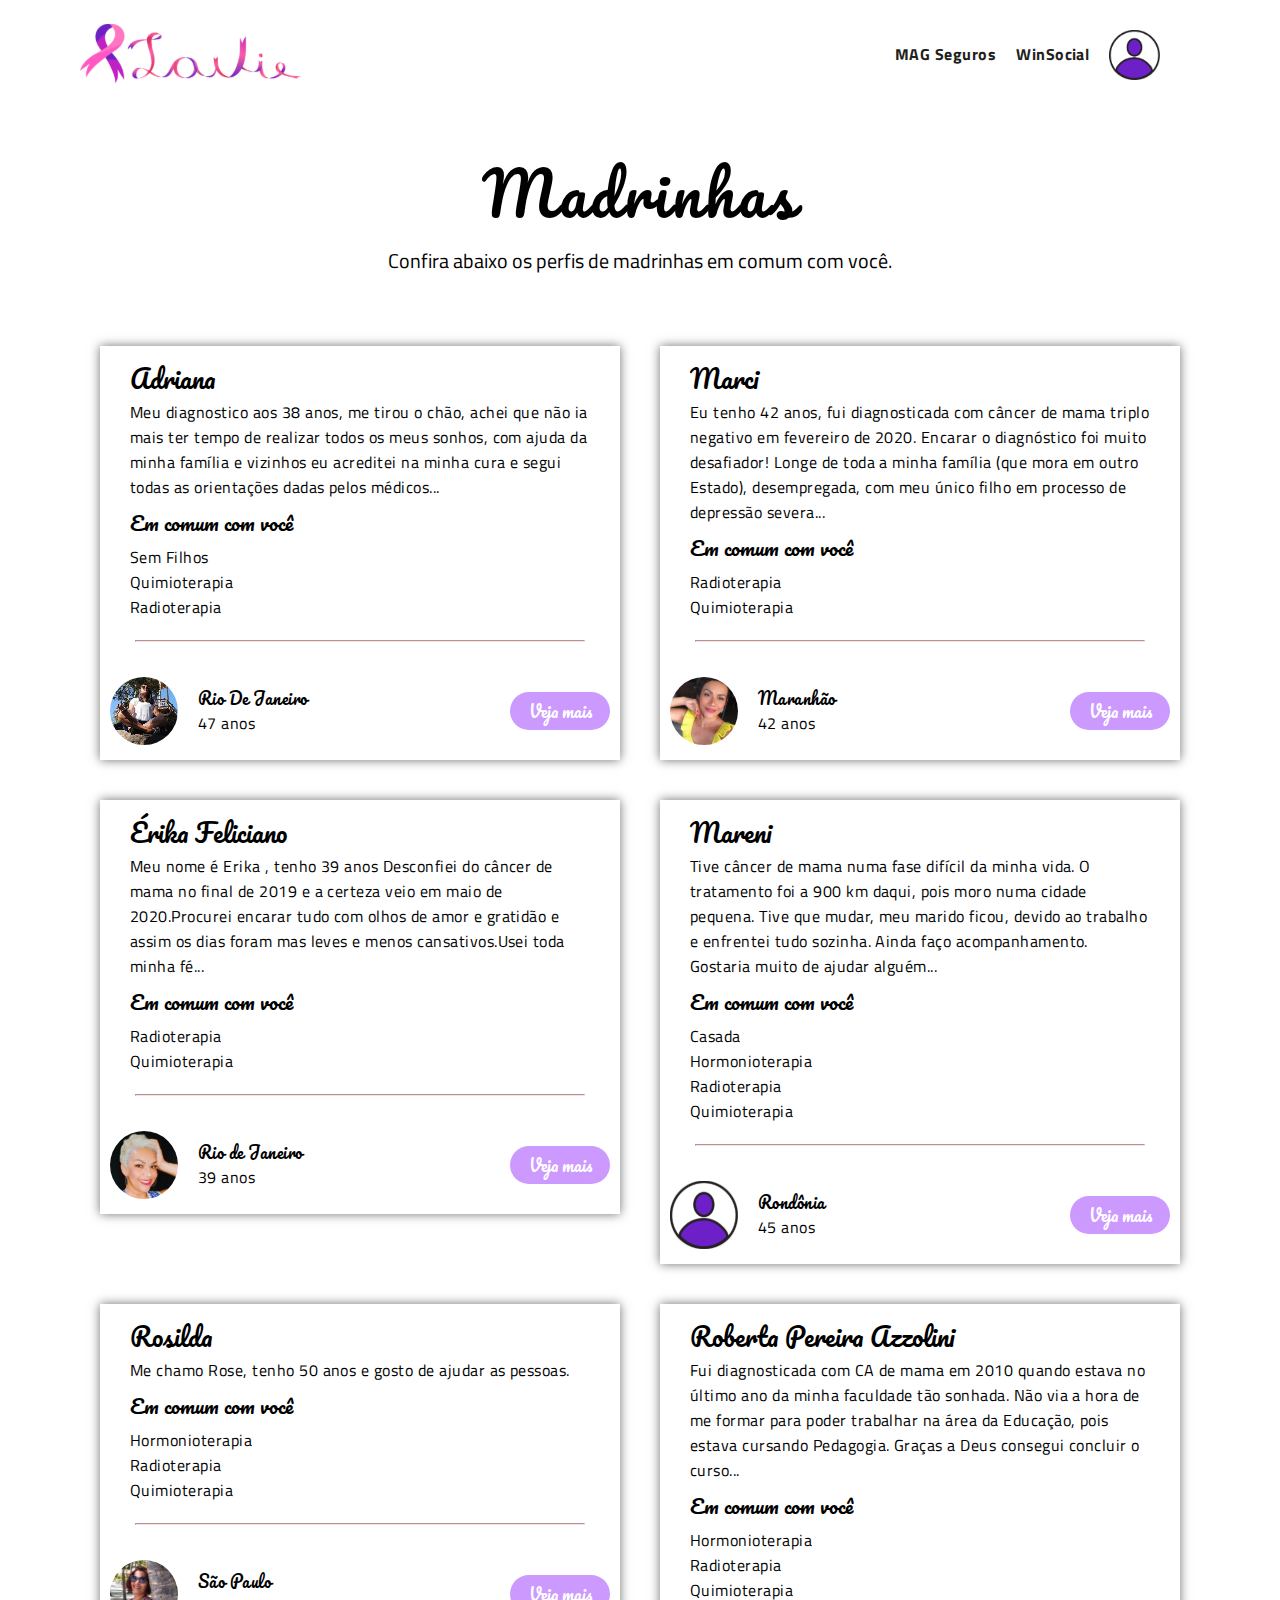
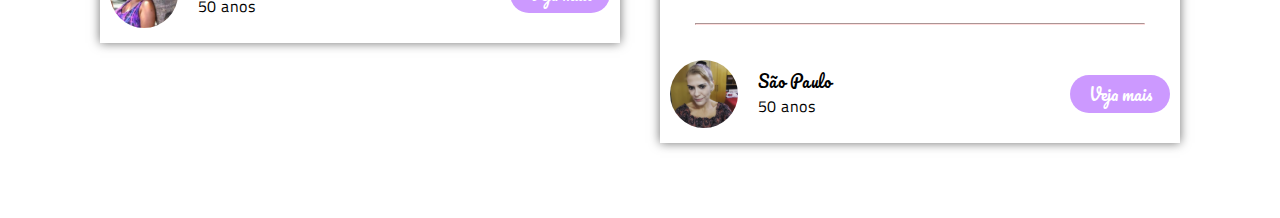
<file: index.html>
<!DOCTYPE html>
<html lang="pt-br">
<head>
    <meta charset="UTF-8">
    <meta http-equiv="X-UA-Compatible" content="IE=edge">
    <meta name="viewport" content="width=device-width, initial-scale=1.0">
    <title>LaVie</title>
    <link rel="shortcut icon" href="img/laço_1.svg" type="image/x-icon">
    <link rel="stylesheet" href="style.css">
    <link rel="preconnect" href="https://fonts.gstatic.com">
    <link href="https://fonts.googleapis.com/css2?family=Pacifico&display=swap" rel="stylesheet">
    <link href="https://fonts.googleapis.com/css2?family=Titillium+Web:wght@700&display=swap" rel="stylesheet">
    <link href="https://fonts.googleapis.com/css2?family=Titillium+Web:wght@700&display=swap" rel="stylesheet">
    <link href="https://fonts.googleapis.com/css2?family=Titillium+Web:wght@300&display=swap" rel="stylesheet"> 
</head>
<body>
    <header id="header">
        <div>
            <a href="index.html"><img src="img/logo.svg" alt="Logo LiVie"></a>
        </div>
        <div id="lista-header">
            <ul>
                <a href="https://mag.com.br/"><li>MAG Seguros</li></a>
                <a href="https://winsocial.com.br/para-voce/"><li>WinSocial</li></a>
               <a href=""><li><img src="img/Asset 11.svg" alt="Usuário"></li></a>
            </ul>
        </div>
    </header>
    <section id="intro">
        <h1>Madrinhas </h1>
        <p>Confira abaixo os perfis de madrinhas em comum com você.</p>
    </section>
    <section id="cards">
        <div class="texto-card">
            <h2>Adriana</h2>
            <p>Meu diagnostico aos 38 anos, me tirou o chão, achei que não ia mais ter tempo
                de realizar todos os meus sonhos, com ajuda da minha família e vizinhos eu
                acreditei na minha cura e segui todas as orientações dadas pelos médicos... </p>
            <h3>Em comum com você</h3>
            <ul>
                <li>Sem Filhos</li>
                <li>Quimioterapia</li>
                <li>Radioterapia</li>
            </ul>
            <hr>
            <div class="informacoes">
                <div class="info">
                    <img src="img/Adriana.svg" alt="Marinete">
                    <ul>
                        <li>Rio De Janeiro</li>
                        <li>47 anos</li>
                    </ul>
                </div>
                <a href="#">Veja mais</a>
            </div>
        </div>
        <div class="texto-card" >
            <h2>Marci</h2>
            <p>Eu tenho 42 anos, fui diagnosticada com câncer de mama triplo negativo em fevereiro de
                2020. Encarar o diagnóstico foi muito desafiador! Longe de toda a minha família
                (que mora em outro Estado), desempregada, com meu único filho em processo de depressão severa...</p>
            <h3>Em comum com você</h3>
            <ul>
                <li>Radioterapia</li>
                <li>Quimioterapia</li>
            </ul>
            <hr class="hrnosso">
            <div class="informacoes">
                <div class="info">
                    <img src="img/marci.svg" alt="Marinete">
                    <ul>
                        <li>Maranhão</li>
                        <li>42 anos</li>
                    </ul>
                </div>
                <a href="#">Veja mais</a>
            </div>
        </div>
        
        <div class="texto-card" >
            <h2>Érika Feliciano</h2>
            <p>Meu nome é Erika , tenho 39 anos Desconfiei do  câncer de mama no final de 2019
                e a certeza veio em maio de 2020.Procurei encarar tudo com olhos de amor e 
                gratidão e assim os dias foram mas leves e menos cansativos.Usei toda minha fé... 
            </p>
            <h3>Em comum com você</h3>
            <ul>
                <li>Radioterapia</li>
                <li>Quimioterapia</li>
            </ul>
            <hr>
            <div class="informacoes">
                <div class="info">
                    <img src="img/erika.svg" alt="Marinete">
                    <ul>
                        <li>Rio de Janeiro</li>
                        <li>39 anos</li>
                    </ul>
                </div>
                <a href="#">Veja mais</a>
            </div>
        </div>  
        <div class="texto-card" >
            <h2>Mareni</h2>
            <p>Tive câncer de mama numa fase difícil da minha vida. O tratamento foi a 900 km daqui,
                pois moro numa cidade pequena. Tive que mudar, meu marido ficou, devido ao trabalho e
                enfrentei tudo sozinha. Ainda faço acompanhamento. Gostaria muito de ajudar alguém...
            </p>
            <h3>Em comum com você</h3>
            <ul>
                <li>Casada</li>
                <li>Hormonioterapia</li>
                <li>Radioterapia</li>
                <li>Quimioterapia </li>
            </ul>
            <hr>
            <div class="informacoes">
                <div class="info">
                    <img src="img/anonimo.svg" alt="Marinete">
                    <ul>
                        <li>Rondônia </li>
                        <li>45 anos</li>
                    </ul>
                </div>
                <a href="#">Veja mais</a>
            </div>
        </div>  
        <div class="texto-card" >
            <h2>Rosilda</h2>
            <p>Me chamo Rose, tenho 50 anos e gosto de ajudar as pessoas. 
            </p>
            <h3>Em comum com você</h3>
            <ul>
                <li>Hormonioterapia</li>
                <li>Radioterapia</li>
                <li>Quimioterapia </li>
            </ul>
            <hr>
            <div class="informacoes">
                <div class="info">
                    <img src="img/rosilda.svg" alt="Marinete">
                    <ul>
                        <li>São Paulo</li>
                        <li>50 anos</li>
                    </ul>
                </div>
                <a href="#">Veja mais</a>
            </div>
        </div> 
        <div class="texto-card" >
            <h2>Roberta Pereira Azzolini</h2>
            <p>Fui diagnosticada com CA de mama em 2010 quando estava no último ano da  minha
                faculdade tão sonhada. Não via a hora de me formar para poder trabalhar na área
                da Educação, pois estava cursando Pedagogia. Graças a Deus consegui concluir o curso... 
            </p>
            <h3>Em comum com você</h3>
            <ul>
                <li>Hormonioterapia</li>
                <li>Radioterapia</li>
                <li>Quimioterapia </li>
            </ul>
            <hr>
            <div class="informacoes">
                <div class="info">
                    <img src="img/roberta.svg" alt="Marinete">
                    <ul>
                        <li>São Paulo</li>
                        <li>50 anos</li>
                    </ul>
                </div>
                <a href="#">Veja mais</a>
            </div>
        </div>  
        
    </section>
    <div class="modal-overlay">
        <div class="modal">
            <div class="exit">
                <img src="img/Icon.svg" alt="Sair" onclick="sairModal()">
             </div>
            <div class="info modal-ul">
                <img src="img/Adriana.svg" alt="Marinete">
                <ul>
                    <li>Adriana</li>
                    <li>47 anos</li>
                </ul>
             </div>
             
             <div class="modal-info">
                 <p>Meu diagnostico aos 38 anos, me tirou o chão, achei que não ia mais ter tempo de realizar todos os meus sonhos, com ajuda da minha família e vizinhos eu acreditei na minha cura e segui todas as orientações dadas pelos médicos. Venci e fui curada, foi difícil mais eu superei e hoje posso te dizer que você também vai vencer e descobrir um mundo muito mais leve e dar continuidade em seus sonhos. </p>
                 <h3>Em comum com você</h3>
                 <ul>
                    <li>Sem Filhos</li>
                    <li>Quimioterapia</li>
                    <li>Radioterapia</li>
                 </ul>
             </div>
             <div class="btn">
                <a href="Marinete.html">Criar Laços </a>
                <img src="img/laço_1.svg" alt="Imagem laço">
             </div>
        </div>
    </div>
    <div class="modal-overlay">
        <div class="modal">
            <div class="exit">
                <img src="img/Icon.svg" alt="Sair" onclick="sairModal()">
             </div>
            <div class="info modal-ul">
                <img src="img/marci.svg" alt="Marinete">
                <ul>
                    <li>Marci</li>
                    <li>42 anos</li>
                </ul>
             </div>
             
             <div class="modal-info">
                 <p>Eu tenho 42 anos, fui diagnosticada com câncer de mama triplo negativo em fevereiro de 2020. Encarar o diagnóstico foi muito desafiador! Longe de toda a minha família (que mora em outro Estado), desempregada, com meu único filho em processo de depressão severa, abandonada pelo meu companheiro tão logo meus cabelos caíram...tinha tudo para dar errado, se não fosse por um detalhe, Deus já havia preparado a minha vitória! E aquilo que parecia ter vindo para o meu fim, foi um lindo recomeço!! Passei pela metamorfose!!! Virei uma linda borboleta azul, e no meu jardim, todo dia pousa uma borboleta com asas quebradas, e assim como Deus cuidou de mim, eu acolho e ensino umas a  cuidarem  das outras, numa forma constante de exercitarmos a gratidão!!!
                </p>
                 <h3>Em comum com você</h3>
                 <ul>
                    <li>Radioterapia</li>
                    <li>Quimioterapia</li>
                 </ul>
             </div>
             <div class="btn">
                <a href="sofia.html">Criar Laços </a>
                <img src="img/laço_1.svg" alt="Imagem laço">
             </div>
        </div>
    </div>
    
    <div class="modal-overlay">
        <div class="modal">
            <div class="exit">
                <img src="img/Icon.svg" alt="Sair" onclick="sairModal()">
             </div>
            <div class="info modal-ul">
                <img src="img/erika.svg" alt="Marinete">
                <ul>
                    <li>Érika Feliciano</li>
                    <li>39 anos</li>
                </ul>
             </div>
             
             <div class="modal-info">
                 <p>Meu nome é Erika , tenho 39 anos Desconfiei do câncer de mama no final de 2019 e a certeza veio em maio de 2020. Procurei encarar tudo com olhos de amor e gratidão e assim os dias foram mas leves e menos cansativos . Usei toda minha fé em Deus e segui adiante ,certa que seria vencedora . Hoje faço hormonioterapia e ainda sinto alguns efeitos do tratamento mas nada que eu não consiga transformar em gratidão por estar viva . O câncer não foi meu amigo , mas foi um grande professor.
                </p>
                 <h3>Em comum com você</h3>
                 <ul>
                    <li>Radioterapia</li>
                    <li>Quimioterapia</li>
                 </ul>
             </div>
             <div class="btn">
                <a href="erika.html">Criar Laços </a>
                <img src="img/laço_1.svg" alt="Imagem laço">
             </div>
        </div>
    </div>
    <div class="modal-overlay">
        <div class="modal">
            <div class="exit">
                <img src="img/Icon.svg" alt="Sair" onclick="sairModal()">
             </div>
            <div class="info modal-ul">
                <img src="img/anonimo.svg" alt="Marinete">
                <ul>
                    <li>Mareni</li>
                    <li>45 anos</li>
                </ul>
             </div>
             
             <div class="modal-info">
                 <p>Tive câncer de mama numa fase difícil da minha vida. O tratamento foi a 900 km daqui, pois moro numa cidade pequena. Tive que mudar, meu marido ficou, devido ao trabalho e enfrentei tudo sozinha. Ainda faço acompanhamento. Gostaria muito de ajudar alguém, se possível for.
                </p>
                 <h3>Em comum com você</h3>
                 <ul>
                    <li>Casada</li>
                    <li>Hormonioterapia</li>
                    <li>Radioterapia</li>
                    <li>Quimioterapia </li>
                 </ul>
             </div>
             <div class="btn">
                <a href="mareni.html">Criar Laços </a>
                <img src="img/laço_1.svg" alt="Imagem laço">
             </div>
        </div>
    </div>
    <div class="modal-overlay">
        <div class="modal">
            <div class="exit">
                <img src="img/Icon.svg" alt="Sair" onclick="sairModal()">
             </div>
            <div class="info modal-ul">
                <img src="img/rosilda.svg" alt="Marinete">
                <ul>
                    <li>Rosilda</li>
                    <li>50 anos</li>
                </ul>
             </div>
             
             <div class="modal-info">
                 <p>Me chamo Rose, tenho 50 anos e gosto de ajudar as pessoas. 
                </p>
                 <h3>Em comum com você</h3>
                 <ul>
                    <li>Hormonioterapia</li>
                    <li>Radioterapia</li>
                    <li>Quimioterapia </li>
                 </ul>
             </div>
             <div class="btn">
                <a href="rosilda.html">Criar Laços </a>
                <img src="img/laço_1.svg" alt="Imagem laço">
             </div>
        </div>
    </div>
    <div class="modal-overlay">
        <div class="modal">
            <div class="exit">
                <img src="img/Icon.svg" alt="Sair" onclick="sairModal()">
             </div>
            <div class="info modal-ul">
                <img src="img/roberta.svg" alt="Marinete">
                <ul>
                    <li>Roberta Pereira Azzolini</li>
                    <li>50 anos</li>
                </ul>
             </div>
             
             <div class="modal-info">
                 <p>Fui diagnosticada com CA de mama em 2010 quando estava no último ano da minha faculdade tão sonhada. Não via a hora de me formar para poder trabalhar na área da Educação, pois estava cursando Pedagogia. Graças a Deus consegui concluir o curso, foi uma batalha em meio a cirurgia, quimioterapia. Eu passava muito mal com os efeitos da quimioterapia. Porém, venci. Enfim, a história é longa, mais eu venci graças a Deus! 🙏 
                </p>
                 <h3>Em comum com você</h3>
                 <ul>
                    <li>Hormonioterapia</li>
                    <li>Radioterapia</li>
                    <li>Quimioterapia </li>
                 </ul>
             </div>
             <div class="btn">
                <a href="roberta.html">Criar Laços </a>
                <img src="img/laço_1.svg" alt="Imagem laço">
             </div>
        </div>
    </div>
    <script src="script.js"></script>
    <br><br><br><br><br>
</body>

</html>
</file>
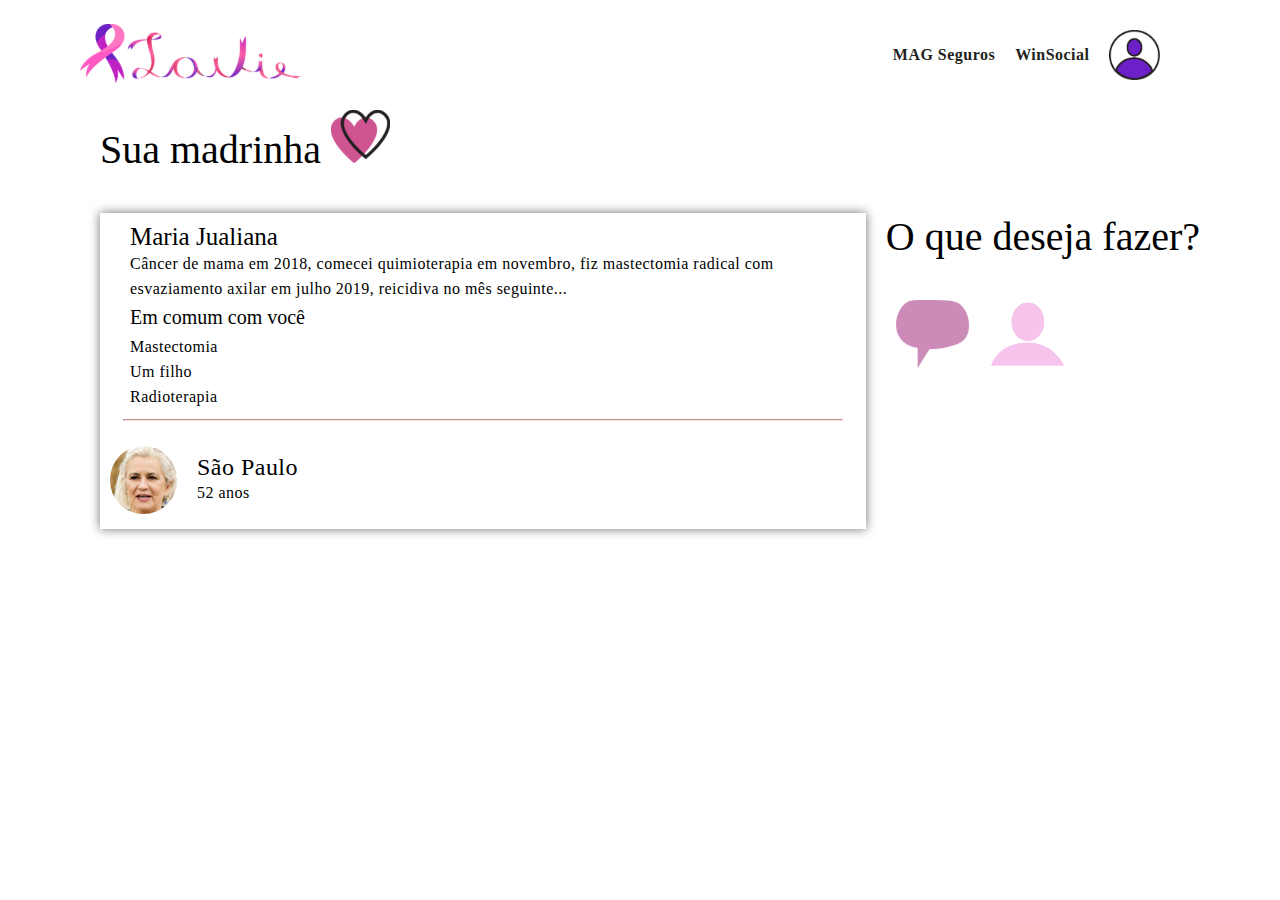
<file: dolores.html>
<!DOCTYPE html>
<html lang="pt-br">
<head>
    <meta charset="UTF-8">
    <meta http-equiv="X-UA-Compatible" content="IE=edge">
    <meta name="viewport" content="width=device-width, initial-scale=1.0">
    <title>Marinete</title>
    <link rel="stylesheet" href="style.css">
    <link rel="stylesheet" href="marinete.css">
</head>
<body>
    <header id="header">
        <div>
            <a href="index.html"><img src="img/logo.svg" alt="Logo LiVie"></a>
        </div>
        <div id="lista-header">
            <ul>
                <a href=""><li>MAG Seguros</li></a>
                <a href=""><li>WinSocial</li></a>
               <a href=""><li><img src="img/Asset 11.svg" alt="Usuário"></li></a>
            </ul>
        </div>
    </header>
    <h1 class="madrinha">Sua madrinha <img src="img/Asset 1.svg" alt=""></h1>
    <section id="container">
        <div class="texto-card" >
            <h2>Maria Jualiana</h2>
            <p>Câncer de mama em 2018, comecei quimioterapia em novembro, fiz mastectomia radical com esvaziamento axilar em julho 2019, reicidiva no mês seguinte...</p>
            <h3>Em comum com você</h3>
            <ul>
                <li>Mastectomia</li>
                <li>Um filho </li>
                <li>Radioterapia</li>
            </ul>
            <hr>
            <div class="informacoes">
                <div class="info">
                    <img src="img/Image1.svg" alt="Marinete">
                    <ul>
                        <li>São Paulo</li>
                        <li>52 anos</li>
                    </ul>
                </div>
            </div>
        </div>  
    
        <div id="imagens">
            <h1 class="madrinha">O que deseja fazer?</h1>
            <img src="img/Asset 2.svg" alt="Chat">
            <img src="img/Asset 3.svg" alt="Madrinha">
        </div>
    </section>
    <script src="script.js"></script>
    <br>
</html>
</file>
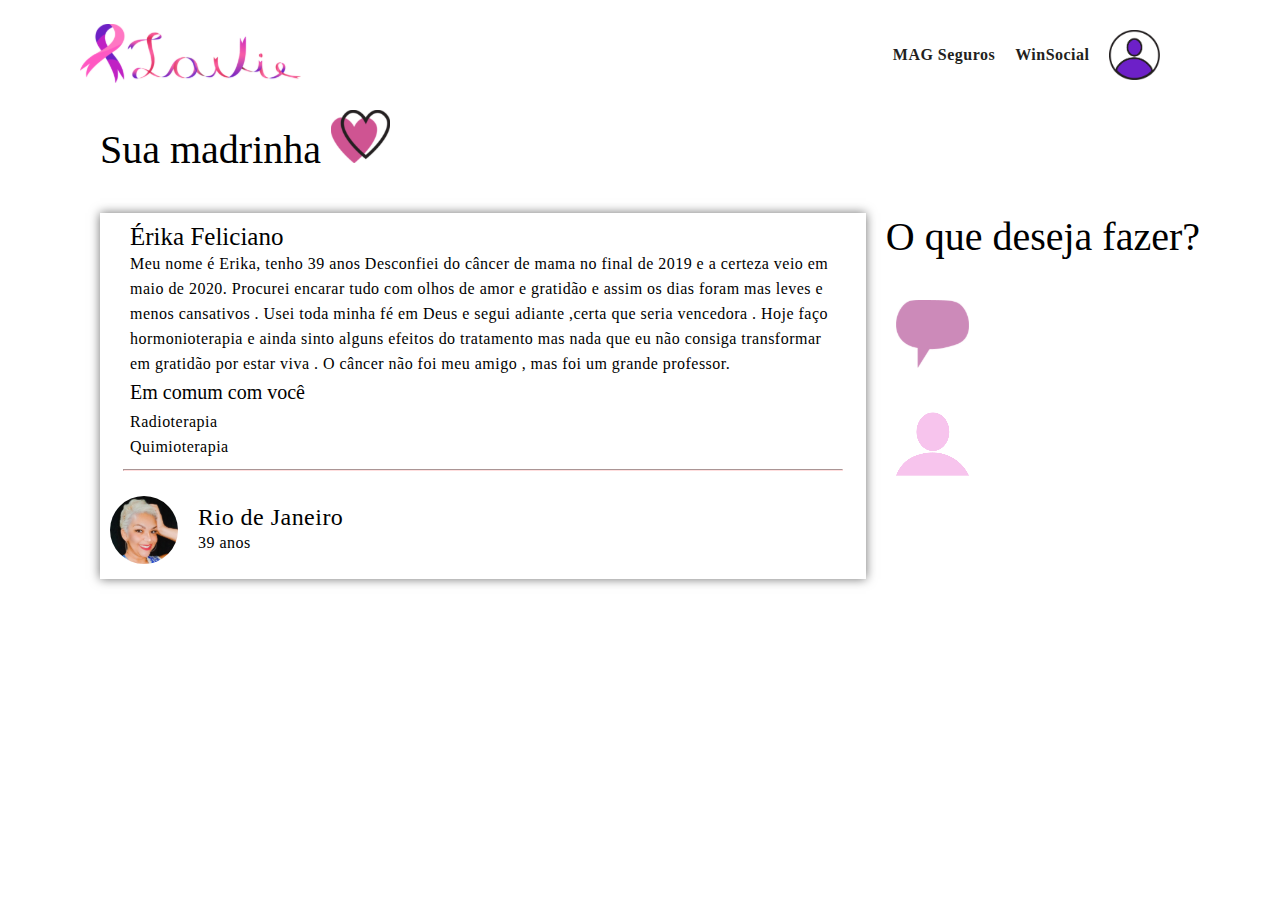
<file: erika.html>
<!DOCTYPE html>
<html lang="pt-br">
<head>
    <meta charset="UTF-8">
    <meta http-equiv="X-UA-Compatible" content="IE=edge">
    <meta name="viewport" content="width=device-width, initial-scale=1.0">
    <title>Madrinha</title>
    <link rel="shortcut icon" href="img/laço_1.svg" type="image/x-icon">
    <link rel="stylesheet" href="style.css">
    <link rel="stylesheet" href="marinete.css">
</head>
<body>
    <header id="header">
        <div>
            <a href="index.html"><img src="img/logo.svg" alt="Logo LiVie"></a>
        </div>
        <div id="lista-header">
            <ul>
                <a href=""><li>MAG Seguros</li></a>
                <a href=""><li>WinSocial</li></a>
               <a href=""><li><img src="img/Asset 11.svg" alt="Usuário"></li></a>
            </ul>
        </div>
    </header>
    <h1 class="madrinha">Sua madrinha <img src="img/Asset 1.svg" alt=""></h1>
    <section id="container">
        <div class="texto-card" >
            <h2>Érika Feliciano</h2>
            <p>Meu nome é Erika, tenho 39 anos Desconfiei do câncer de mama no final de 2019 e a certeza veio em maio de 2020. Procurei encarar tudo com olhos de amor e gratidão e assim os dias foram mas leves e menos cansativos . Usei toda minha fé em Deus e segui adiante ,certa que seria vencedora . Hoje faço hormonioterapia e ainda sinto alguns efeitos do tratamento mas nada que eu não consiga transformar em gratidão por estar viva . O câncer não foi meu amigo , mas foi um grande professor.</p>
            <h3>Em comum com você</h3>
            <ul>
                <li>Radioterapia</li>
                <li>Quimioterapia</li>
            </ul>
            <hr>
            <div class="informacoes">
                <div class="info">
                    <img src="img/erika.svg" alt="Marinete">
                    <ul>
                        <li>Rio de Janeiro</li>
                        <li>39 anos</li>
                    </ul>
                </div>
            </div>
        </div>
    
        <div id="imagens">
            <h1>O que deseja fazer?</h1>
            <img src="img/Asset 2.svg" id="img01" alt="Chat" onmousemove="entrouMouse()" onmouseout="saiuMouse()">
            <p id="p01"></p>
            <img src="img/Asset 3.svg" id="img02" alt="Madrinha" onmousemove="entrouMouse01()" onmouseout="saiuMouse01()">
            <p id="p02"></p>
        </div>
    </section>
    <script src="script.js"></script>
    <br>
</html>
</file>
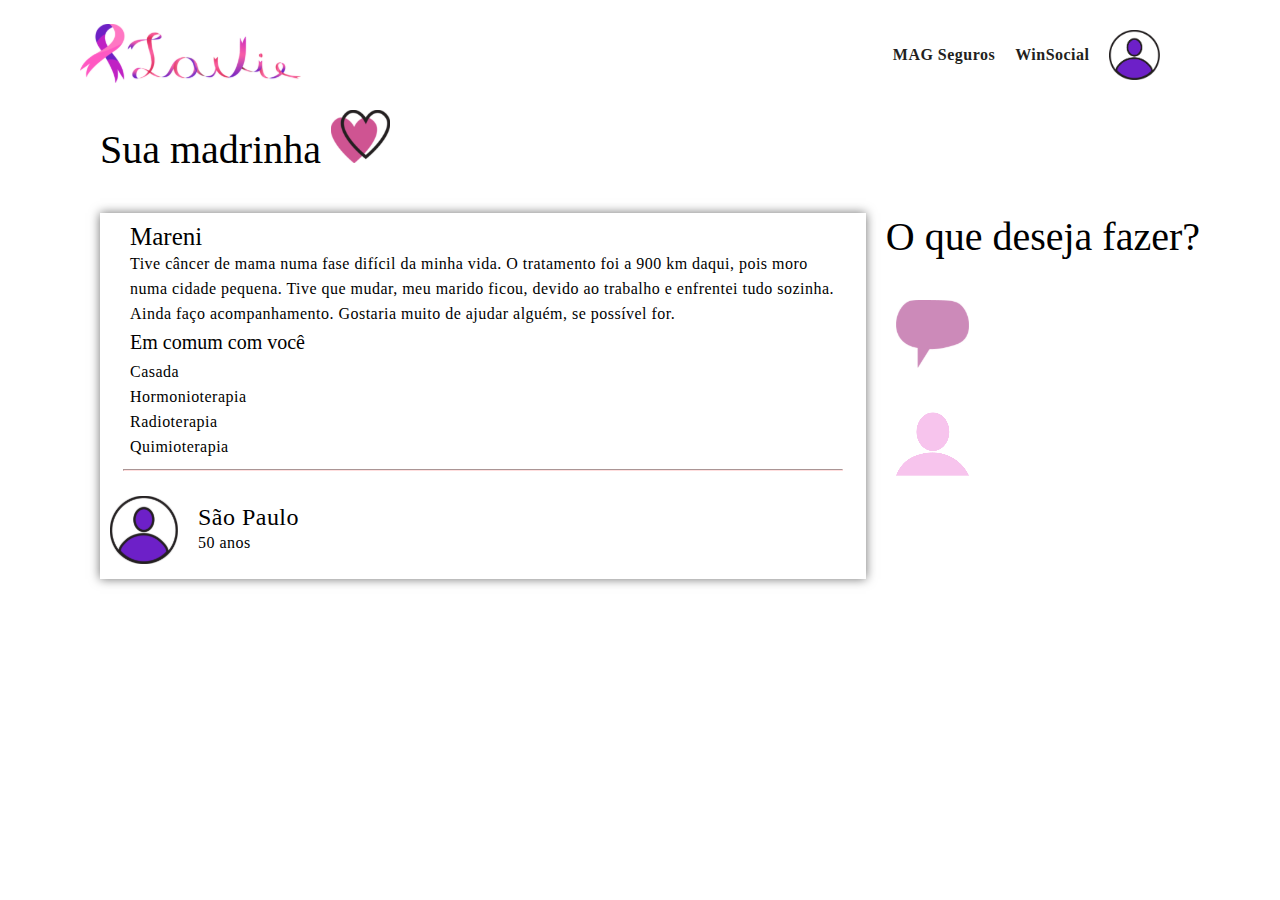
<file: mareni.html>
<!DOCTYPE html>
<html lang="pt-br">
<head>
    <meta charset="UTF-8">
    <meta http-equiv="X-UA-Compatible" content="IE=edge">
    <meta name="viewport" content="width=device-width, initial-scale=1.0">
    <title>Madrinha</title>
    <link rel="shortcut icon" href="img/laço_1.svg" type="image/x-icon">
    <link rel="stylesheet" href="style.css">
    <link rel="stylesheet" href="marinete.css">
</head>
<body>
    <header id="header">
        <div>
            <a href="index.html"><img src="img/logo.svg" alt="Logo LiVie"></a>
        </div>
        <div id="lista-header">
            <ul>
                <a href=""><li>MAG Seguros</li></a>
                <a href=""><li>WinSocial</li></a>
               <a href=""><li><img src="img/Asset 11.svg" alt="Usuário"></li></a>
            </ul>
        </div>
    </header>
    <h1 class="madrinha">Sua madrinha <img src="img/Asset 1.svg" alt=""></h1>
    <section id="container">
        <div class="texto-card" >
            <h2>Mareni</h2>
            <p>Tive câncer de mama numa fase difícil da minha vida. O tratamento foi a 900 km daqui, pois moro numa cidade pequena. Tive que mudar, meu marido ficou, devido ao trabalho e enfrentei tudo sozinha. Ainda faço acompanhamento. Gostaria muito de ajudar alguém, se possível for.</p>
            <h3>Em comum com você</h3>
            <ul>
                <li>Casada</li>
                <li>Hormonioterapia</li>
                <li>Radioterapia</li>
                <li>Quimioterapia </li>
            </ul>
            <hr>
            <div class="informacoes">
                <div class="info">
                    <img src="img/anonimo.svg" alt="Marinete">
                    <ul>
                        <li>São Paulo</li>
                        <li>50 anos</li>
                    </ul>
                </div>
            </div>
        </div>
    
        <div id="imagens">
            <h1>O que deseja fazer?</h1>
            <img src="img/Asset 2.svg" id="img01" alt="Chat" onmousemove="entrouMouse()" onmouseout="saiuMouse()">
            <p id="p01"></p>
            <img src="img/Asset 3.svg" id="img02" alt="Madrinha" onmousemove="entrouMouse01()" onmouseout="saiuMouse01()">
            <p id="p02"></p>
        </div>
    </section>
    <script src="script.js"></script>
    <br>
</html>
</file>
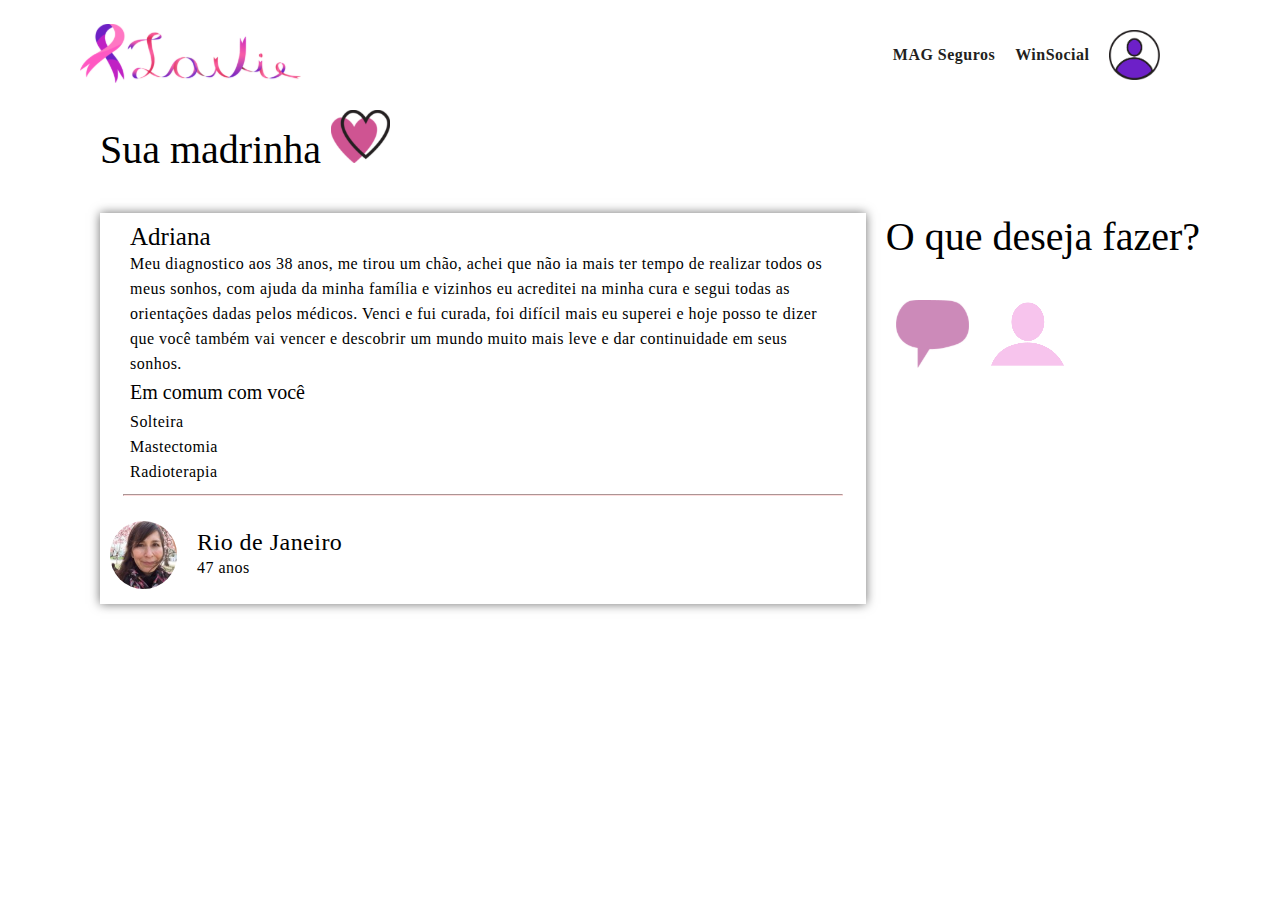
<file: Marinete.html>
<!DOCTYPE html>
<html lang="pt-br">
<head>
    <meta charset="UTF-8">
    <meta http-equiv="X-UA-Compatible" content="IE=edge">
    <meta name="viewport" content="width=device-width, initial-scale=1.0">
    <title>Marinete</title>
    <link rel="stylesheet" href="style.css">
    <link rel="stylesheet" href="marinete.css">
</head>
<body>
    <header id="header">
        <div>
            <a href="index.html"><img src="img/logo.svg" alt="Logo LiVie"></a>
        </div>
        <div id="lista-header">
            <ul>
                <a href=""><li>MAG Seguros</li></a>
                <a href=""><li>WinSocial</li></a>
               <a href=""><li><img src="img/Asset 11.svg" alt="Usuário"></li></a>
            </ul>
        </div>
    </header>
    <h1 class="madrinha">Sua madrinha <img src="img/Asset 1.svg" alt=""></h1>
    <section id="container">
        <div class="texto-card" >
            <h2>Adriana</h2>
            <p>Meu diagnostico aos 38 anos, me tirou um chão, achei que não ia mais ter tempo de realizar todos os meus sonhos, com ajuda da minha família e vizinhos eu acreditei na minha cura e segui todas as orientações dadas pelos médicos. Venci e fui curada, foi difícil mais eu superei e hoje posso te dizer que você também vai vencer e descobrir um mundo muito mais leve e dar continuidade em seus sonhos.</p>
            <h3>Em comum com você</h3>
            <ul>
                <li>Solteira</li>
                <li>Mastectomia</li>
                <li>Radioterapia</li>
            </ul>
            <hr>
            <div class="informacoes">
                <div class="info">
                    <img src="img/Image.svg" alt="Marinete">
                    <ul>
                        <li>Rio de Janeiro</li>
                        <li>47 anos</li>
                    </ul>
                </div>
            </div>
        </div>
    
        <div id="imagens">
            <h1 class="madrinha">O que deseja fazer?</h1>
            <img src="img/Asset 2.svg" alt="Chat">
            <img src="img/Asset 3.svg" alt="Madrinha">
        </div>
    </section>
    <script src="script.js"></script>
    <br>
</html>
</file>
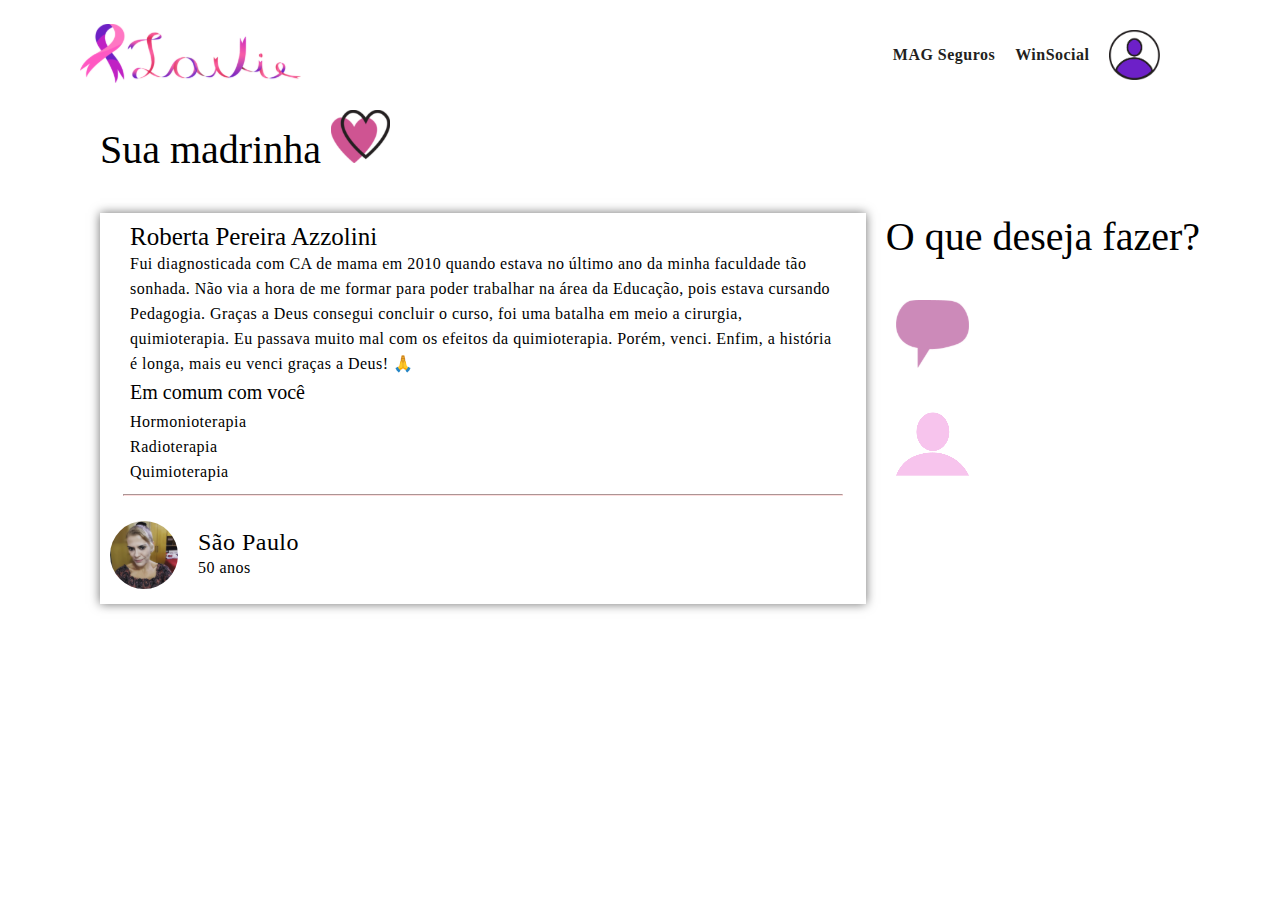
<file: roberta.html>
<!DOCTYPE html>
<html lang="pt-br">
<head>
    <meta charset="UTF-8">
    <meta http-equiv="X-UA-Compatible" content="IE=edge">
    <meta name="viewport" content="width=device-width, initial-scale=1.0">
    <title>Madrinha</title>
    <link rel="shortcut icon" href="img/laço_1.svg" type="image/x-icon">
    <link rel="stylesheet" href="style.css">
    <link rel="stylesheet" href="marinete.css">
</head>
<body>
    <header id="header">
        <div>
            <a href="index.html"><img src="img/logo.svg" alt="Logo LiVie"></a>
        </div>
        <div id="lista-header">
            <ul>
                <a href=""><li>MAG Seguros</li></a>
                <a href=""><li>WinSocial</li></a>
               <a href=""><li><img src="img/Asset 11.svg" alt="Usuário"></li></a>
            </ul>
        </div>
    </header>
    <h1 class="madrinha">Sua madrinha <img src="img/Asset 1.svg" alt=""></h1>
    <section id="container">
        <div class="texto-card" >
            <h2>Roberta Pereira Azzolini</h2>
            <p>Fui diagnosticada com CA de mama em 2010 quando estava no último ano da  minha faculdade tão sonhada. Não via a hora de me formar para poder trabalhar na área da Educação, pois estava cursando Pedagogia. Graças a Deus consegui concluir o curso, foi uma batalha em meio a cirurgia, quimioterapia. Eu passava muito mal com os efeitos da quimioterapia. Porém, venci. Enfim, a história é longa, mais eu venci graças a Deus! 🙏 </p>
            <h3>Em comum com você</h3>
            <ul>
                <li>Hormonioterapia</li>
                <li>Radioterapia</li>
                <li>Quimioterapia </li>
            </ul>
            <hr>
            <div class="informacoes">
                <div class="info">
                    <img src="img/roberta.svg" alt="Marinete">
                    <ul>
                        <li>São Paulo</li>
                        <li>50 anos</li>
                    </ul>
                </div>
            </div>
        </div>
    
        <div id="imagens">
            <h1>O que deseja fazer?</h1>
            <img src="img/Asset 2.svg" id="img01" alt="Chat" onmousemove="entrouMouse()" onmouseout="saiuMouse()">
            <p id="p01"></p>
            <img src="img/Asset 3.svg" id="img02" alt="Madrinha" onmousemove="entrouMouse01()" onmouseout="saiuMouse01()">
            <p id="p02"></p>
        </div>
    </section>
    <script src="script.js"></script>
    <br>
</html>
</file>
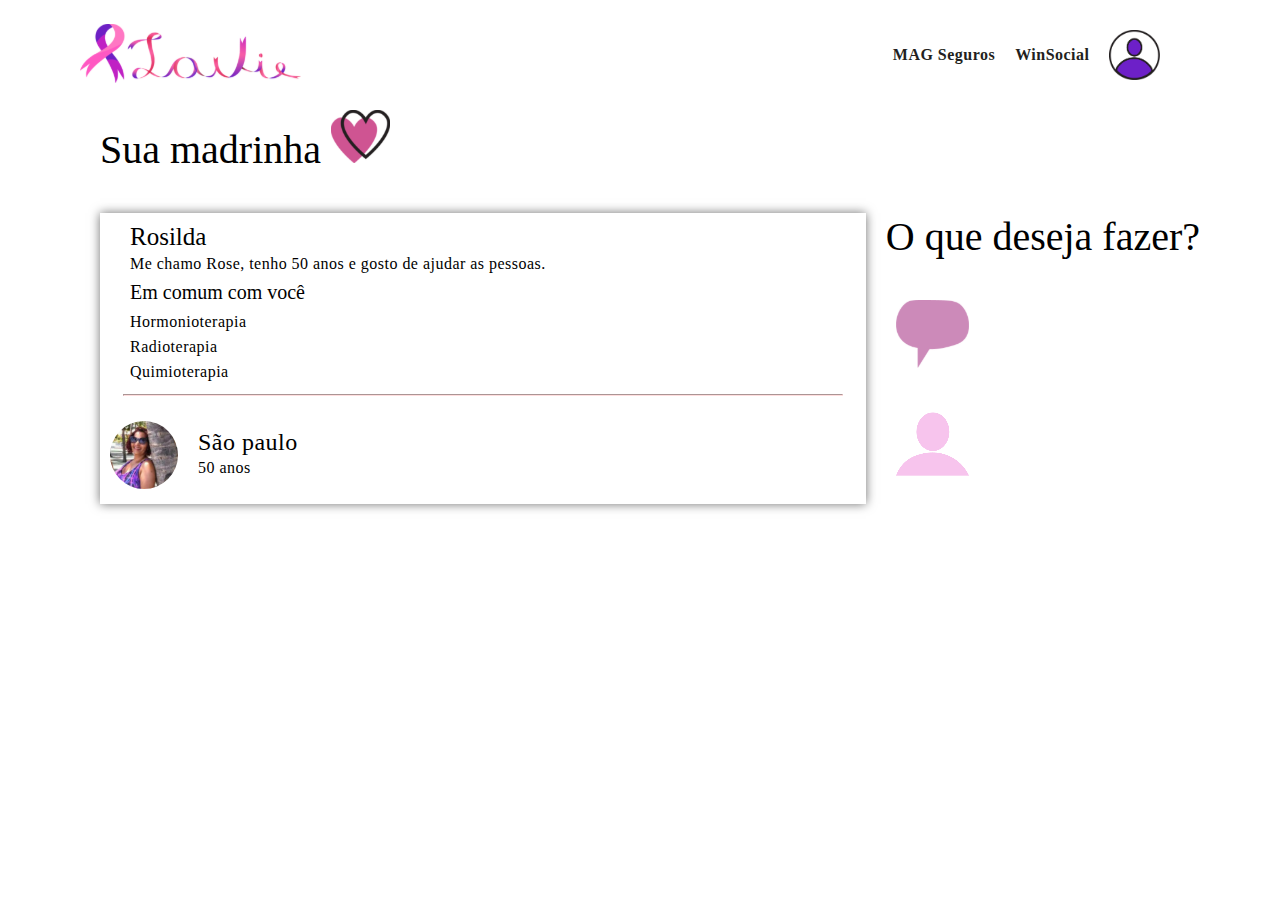
<file: rosilda.html>
<!DOCTYPE html>
<html lang="pt-br">
<head>
    <meta charset="UTF-8">
    <meta http-equiv="X-UA-Compatible" content="IE=edge">
    <meta name="viewport" content="width=device-width, initial-scale=1.0">
    <title>Madrinha</title>
    <link rel="shortcut icon" href="img/laço_1.svg" type="image/x-icon">
    <link rel="stylesheet" href="style.css">
    <link rel="stylesheet" href="marinete.css">
</head>
<body>
    <header id="header">
        <div>
            <a href="index.html"><img src="img/logo.svg" alt="Logo LiVie"></a>
        </div>
        <div id="lista-header">
            <ul>
                <a href=""><li>MAG Seguros</li></a>
                <a href=""><li>WinSocial</li></a>
               <a href=""><li><img src="img/Asset 11.svg" alt="Usuário"></li></a>
            </ul>
        </div>
    </header>
    <h1 class="madrinha">Sua madrinha <img src="img/Asset 1.svg" alt=""></h1>
    <section id="container">
        <div class="texto-card" >
            <h2>Rosilda</h2>
            <p>Me chamo Rose, tenho 50 anos e gosto de ajudar as pessoas.</p>
            <h3>Em comum com você</h3>
            <ul>
                <li>Hormonioterapia</li>
                <li>Radioterapia</li>
                <li>Quimioterapia </li>
            </ul>
            <hr>
            <div class="informacoes">
                <div class="info">
                    <img src="img/rosilda.svg" alt="Marinete">
                    <ul>
                        <li>São paulo</li>
                        <li>50 anos</li>
                    </ul>
                </div>
            </div>
        </div>
    
        <div id="imagens">
            <h1>O que deseja fazer?</h1>
            <img src="img/Asset 2.svg" id="img01" alt="Chat" onmousemove="entrouMouse()" onmouseout="saiuMouse()">
            <p id="p01"></p>
            <img src="img/Asset 3.svg" id="img02" alt="Madrinha" onmousemove="entrouMouse01()" onmouseout="saiuMouse01()">
            <p id="p02"></p>
        </div>
    </section>
    <script src="script.js"></script>
    <br>
</html>
</file>
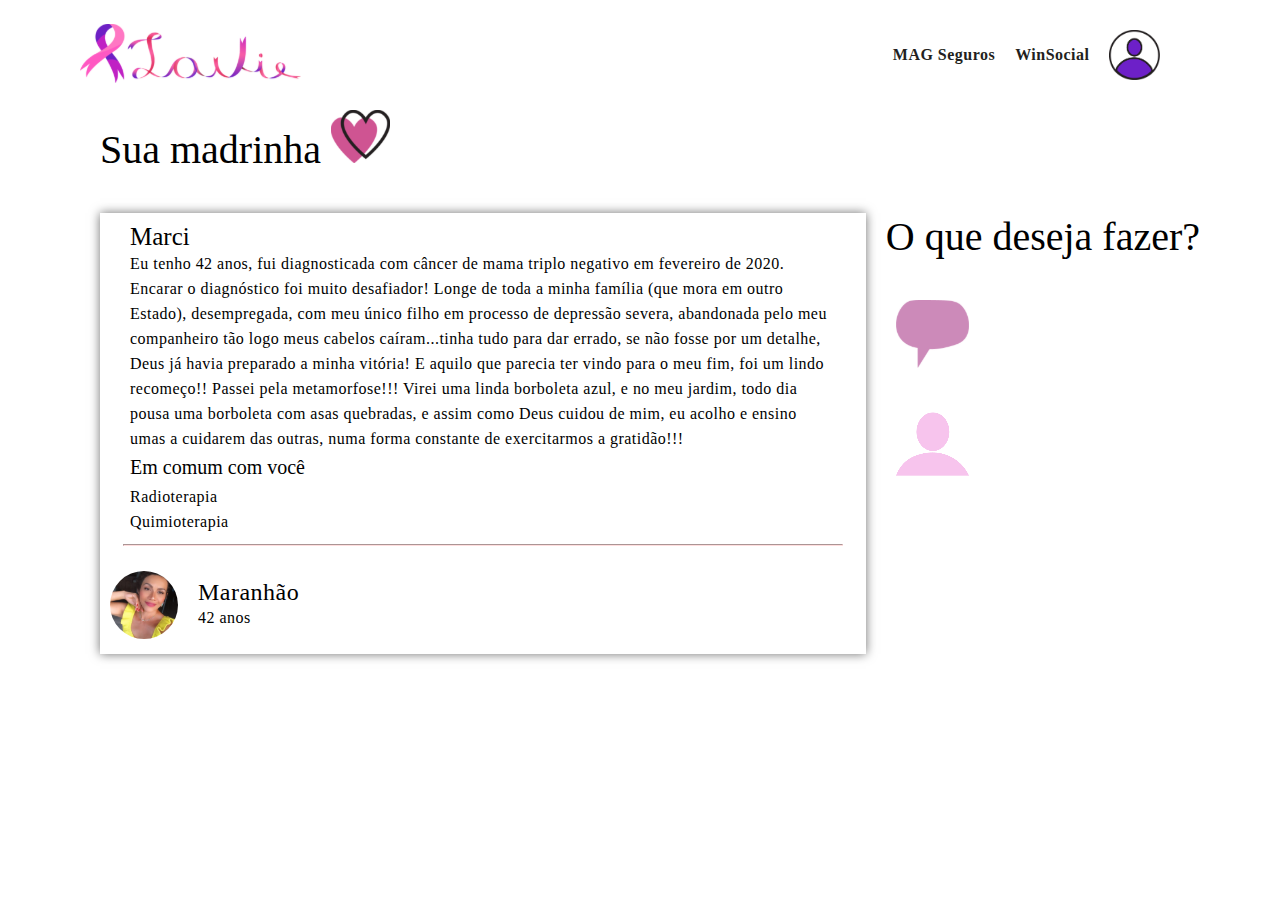
<file: sofia.html>
<!DOCTYPE html>
<html lang="pt-br">
<head>
    <meta charset="UTF-8">
    <meta http-equiv="X-UA-Compatible" content="IE=edge">
    <meta name="viewport" content="width=device-width, initial-scale=1.0">
    <title>Madrinha</title>
    <link rel="shortcut icon" href="img/laço_1.svg" type="image/x-icon">
    <link rel="stylesheet" href="style.css">
    <link rel="stylesheet" href="marinete.css">
</head>
<body>
    <header id="header">
        <div>
            <a href="index.html"><img src="img/logo.svg" alt="Logo LiVie"></a>
        </div>
        <div id="lista-header">
            <ul>
                <a href=""><li>MAG Seguros</li></a>
                <a href=""><li>WinSocial</li></a>
               <a href=""><li><img src="img/Asset 11.svg" alt="Usuário"></li></a>
            </ul>
        </div>
    </header>
    <h1 class="madrinha">Sua madrinha <img src="img/Asset 1.svg" alt=""></h1>
    <section id="container">
        <div class="texto-card" >
            <h2>Marci</h2>
            <p>Eu tenho 42 anos, fui diagnosticada com câncer de mama triplo negativo em fevereiro de 2020. Encarar o diagnóstico foi muito desafiador! Longe de toda a minha família (que mora em outro Estado), desempregada, com meu único filho em processo de depressão severa, abandonada pelo meu companheiro tão logo meus cabelos caíram...tinha tudo para dar errado, se não fosse por um detalhe, Deus já havia preparado a minha vitória! E aquilo que parecia ter vindo para o meu fim, foi um lindo recomeço!! Passei pela metamorfose!!! Virei uma linda borboleta azul, e no meu jardim, todo dia pousa uma borboleta com asas quebradas, e assim como Deus cuidou de mim, eu acolho e ensino umas a  cuidarem  das outras, numa forma constante de exercitarmos a gratidão!!!</p>
            <h3>Em comum com você</h3>
            <ul>
                <li>Radioterapia</li>
                <li>Quimioterapia</li>
            </ul>
            <hr>
            <div class="informacoes">
                <div class="info">
                    <img src="img/marci.svg" alt="Marinete">
                    <ul>
                        <li>Maranhão</li>
                        <li>42 anos</li>
                    </ul>
                </div>
            </div>
        </div>
    
        <div id="imagens">
            <h1 class="madrinha">O que deseja fazer?</h1>
            <img src="img/Asset 2.svg" id="img01" alt="Chat" onmousemove="entrouMouse()" onmouseout="saiuMouse()">
            <p id="p01"></p>
            <img src="img/Asset 3.svg" id="img02" alt="Madrinha" onmousemove="entrouMouse01()" onmouseout="saiuMouse01()">
            <p id="p02"></p>
        </div>
    </section>
    <script src="script.js"></script>
    <br>
</html>
</file>
<file: style.css>
html,
body,
p,
ol,
ul,
li,
dl,
dt,
dd,
blockquote,
figure,
fieldset,
legend,
textarea,
pre,
iframe,
hr,
h1,
h2,
h3,
h4,
h5,
h6 {
  margin: 0;
  padding: 0;
}
a {
  text-decoration: none;
}
body {
  font-size: 10px;
}

h1,
h2,
h3,
h4,
h5,
h6 {
  font-size: 100%;
  font-weight: normal;
}

ul {
  list-style: none;
}

button,
input,
select {
  margin: 0;
}

html {
  box-sizing: border-box;
}

*,
*::before,
*::after {
  box-sizing: inherit;
}

img,
video {
  height: auto;
  max-width: 100%;
}

iframe {
  border: 0;
}

table {
  border-collapse: collapse;
  border-spacing: 0;
}

td,
th {
  padding: 0;
}
/** HEADER ======================= **/

#header {
  max-width: 1120px;
  margin: 0 auto;
  display: flex;
  justify-content: space-between;
  align-items: center;
  margin-top: 20px;
}
#lista-header ul {
  display: flex;
  align-items: center;
}
#lista-header ul li {
  color: #231f20;
  display: flex;
  align-items: center;
  padding: 10px;
  font-family: titillium Web;
  font-size: 1em;
  font-weight: bold;
}
#lista-header a:nth-child(1):hover::after {
  content: "";
  display: block;
  margin-left: 15px;
  width: 80%;
  height: 3px;
  background: #cc99ff;
}
#lista-header a:nth-child(2):hover::after {
  content: "";
  display: block;
  margin-left: 12px;
  width: 80%;
  height: 3px;
  background: #cc99ff;
}
/** intro =================== **/
#intro {
  margin: 50px 0;
  text-align: center;
}
#intro h1 {
  font-size: 6em;
  font-family: Pacifico;
  letter-spacing: 3px;
}
#intro p {
  font-family: titillium Web;
  font-size: 2em;
  font-weight: 400;
}
/** Card ================= **/
#cards {
  max-width: 1120px;
  display: flex;
  flex-wrap: wrap;
  margin: 0 auto;
  align-items: flex-start;
}
@media (max-width: 920px) {
  #cards {
    flex-wrap: wrap;
  }
}
.texto-card hr {
  margin: 20px auto;
  border-color: #ffdede;
}
.texto-card {
  flex: 1;
  margin: 20px 20px;
  box-shadow: 0 0 1em #707070;
}
@media (max-width: 920px) {
  .texto-card {
    margin: 20px;
  }
}
.texto-card p,
ul {
  font-size: 1.6em;
  font-family: titillium Web;
  line-height: 25px;
  margin: 0 30px;
  letter-spacing: 0.03em;
}
.texto-card h2 {
  margin-top: 10px;
  font-size: 2.5em;
  font-family: Pacifico;
  margin-left: 30px;
}
.texto-card h3 {
  font-size: 2em;
  margin: 5px 0;
  font-family: Pacifico;
  margin-left: 30px;
}
.texto-card hr {
  width: 450px;
}
.info {
  display: flex;
  align-items: center;
  margin: 15px 0 15px 10px;
}
.info ul {
  margin-left: 20px;
}
.informacoes a {
  font-family: Pacifico;
  font-size: 1.6em;
  max-width: 150px;
  background: #cc99ff;
  color: #fff;
  border-radius: 25px;
  padding: 5px 7px;
  margin-right: 10px;
  width: 100px;
  text-align: center;
}
.informacoes li:first-child {
  font-family: Pacifico;
  max-width: 200px;
  font-size: 1em;
}
.informacoes a:hover {
  background: #6d0dcc;
}
.informacoes {
  display: flex;
  justify-content: space-between;
  align-items: center;
}

/* MODAL =================== */
.modal-overlay,
.modal-overlay1,
.modal-overlay2 {
  width: 100%;
  height: 100%;
  background-color: rgba(178, 98, 178, 50%);
  position: fixed;
  top: 0;
  display: flex;
  align-items: center;
  justify-content: center;
  opacity: 0;
  visibility: hidden;
  font-family: titillium Web;
}
.modal-overlay.ativo,
.modal-overlay1.ativo,
.modal-overlay2.ativo {
  visibility: visible;
  opacity: 1;
}
.modal {
  background: #fff;
  padding: 2.4rem;
}
.modal-info h2 {
  font-size: 1.5rem;
  font-family: Pacifico;
}
.modal-info h3 {
  font-size: 1.3rem;
  font-family: Pacifico;
}
.modal-ul {
  display: flex;
  align-items: center;
  margin-bottom: 10px;
}
.modal-ul li:nth-child(1) {
  font-family: pacifico;
  font-size: 1.5em;
}
.modal-info li {
  margin-left: -30px;
}
.modal-info p {
  max-width: 450px;
  font-size: 1rem;
}
.btn {
  margin-top: 20px;
  text-align: center;
}
.btn {
  margin: 0 auto;
  font-family: Pacifico;
  font-size: 2em;
  max-width: 180px;
  background: #cc99ff;
  border-radius: 25px;
  padding: 10px 10px;
  display: flex;
}
.btn img {
  margin-left: 7px;
}
.btn a {
  margin-left: 9px;
  color: #fff;
}
.btn:hover {
  background: #6d0dcc;
}
.exit {
  text-align: right;
}
.exit img {
  cursor: pointer;
}
@media (max-width: 920px) {
  #intro h1 {
    font-family: "Pacifico", cursive;
  }
  .texto-card h2,
  .texto-card h3 {
    font-family: "Pacifico", cursive;
  }
}
#imagens p {
  font-size: 1.8em;
}
</file>
<file: marinete.css>
/* MARINETE =================== */
body {
  max-width: 1120px;
  margin: 0 auto;
}
#container {
  display: flex;
  align-items: flex-start;
}
.texto-card hr {
  width: 720px;
  margin: 10px auto;
}
.madrinha {
  font-size: 4em;
  margin: 20px 0 20px 20px;
  font-family: Pacifico;
}
#imagens h1 {
  font-size: 4em;
  margin: 20px 0 20px 0px;
  font-family: Pacifico;
}
.info ul li:first-child {
  font-size: 1.5em;
}

#imagens img {
  margin: 20px 10px;
}
@media (max-width: 1113px) {
  #container {
    flex-wrap: wrap;
  }
  .texto-card hr {
    width: 390px;
  }
}
</file>
